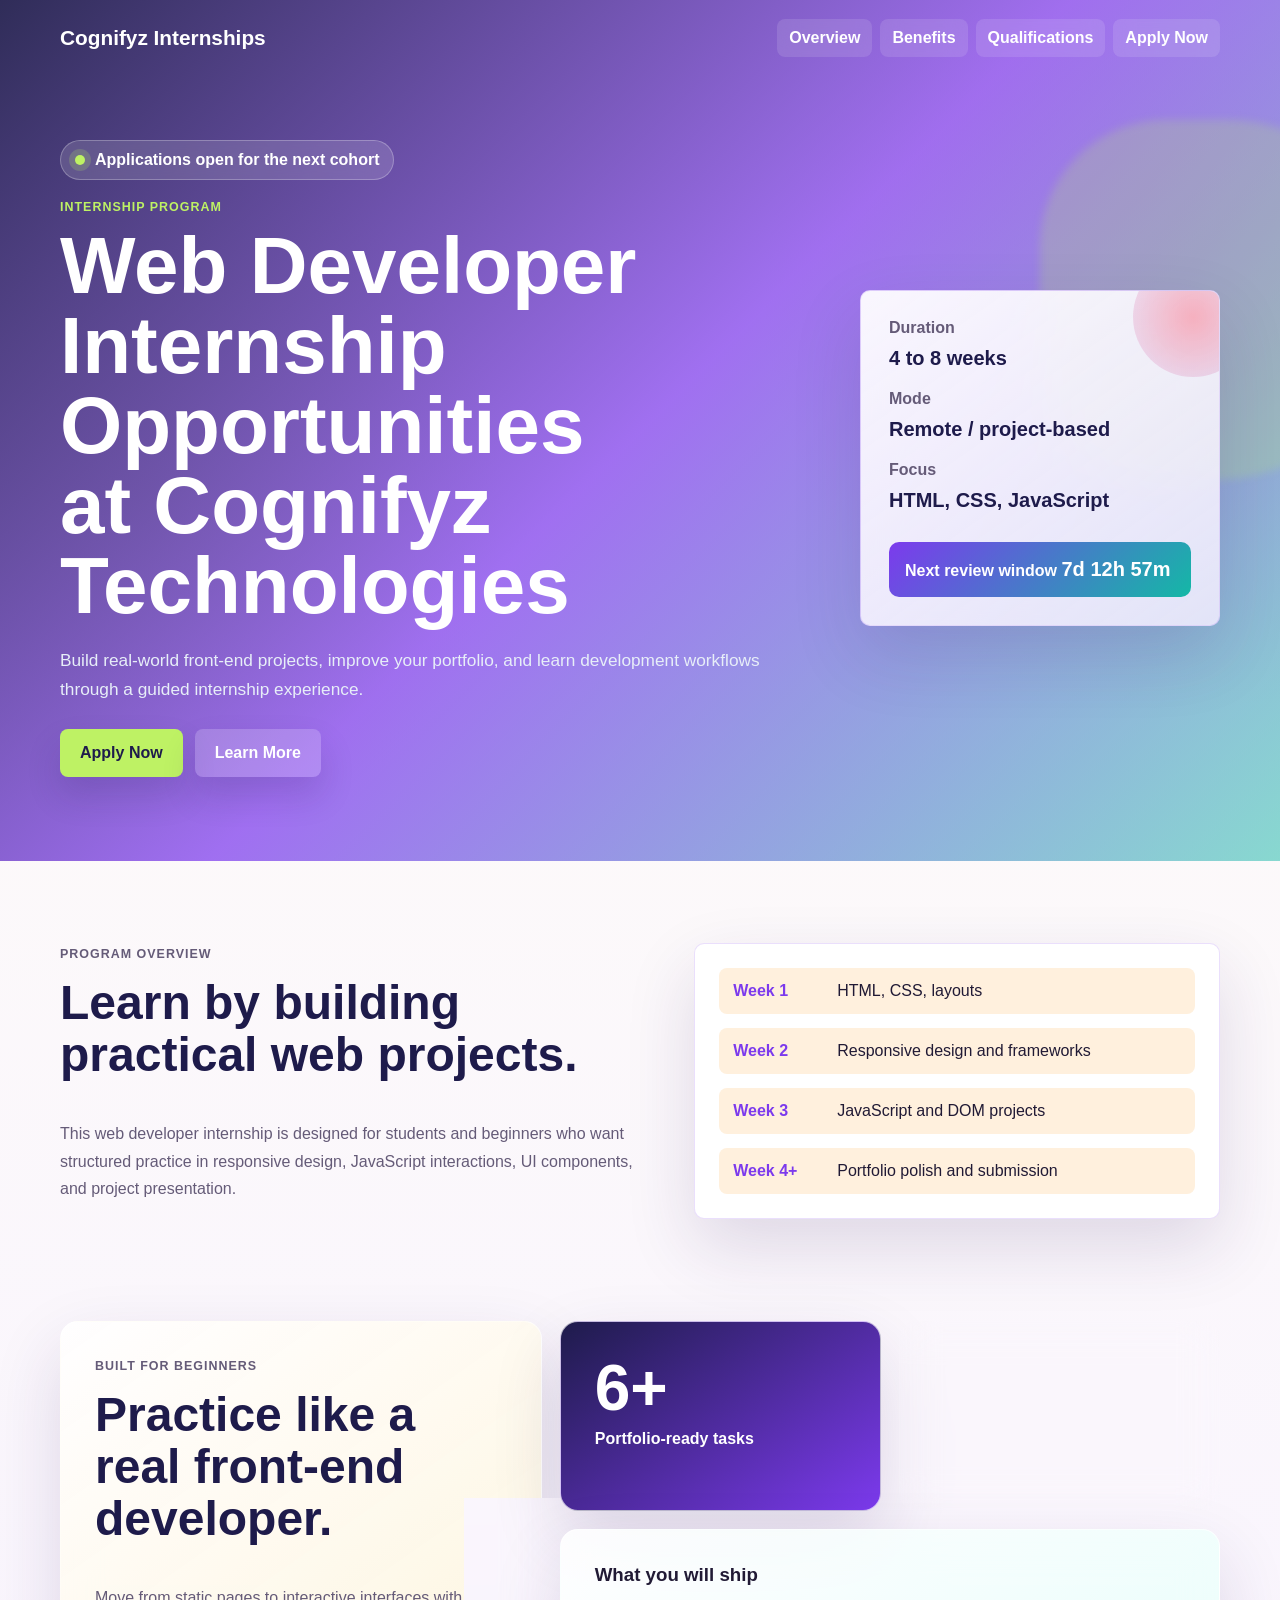
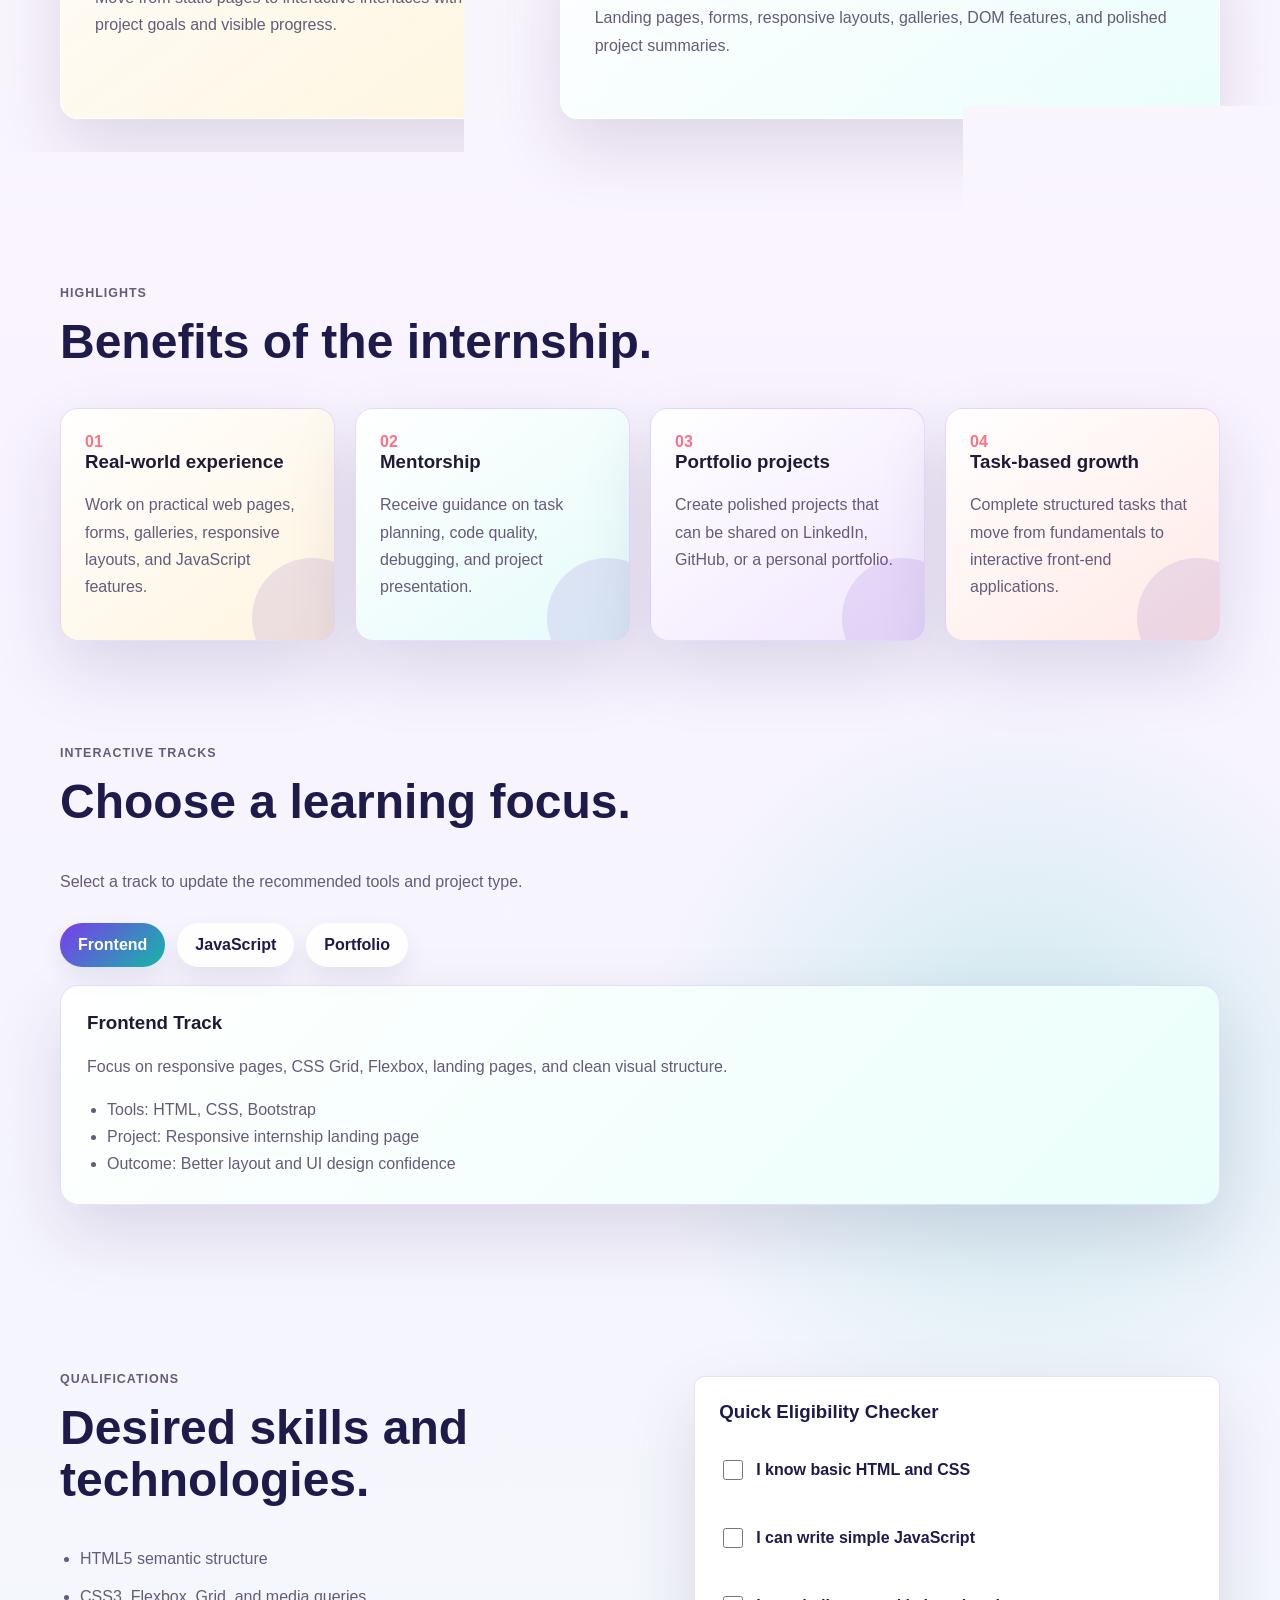
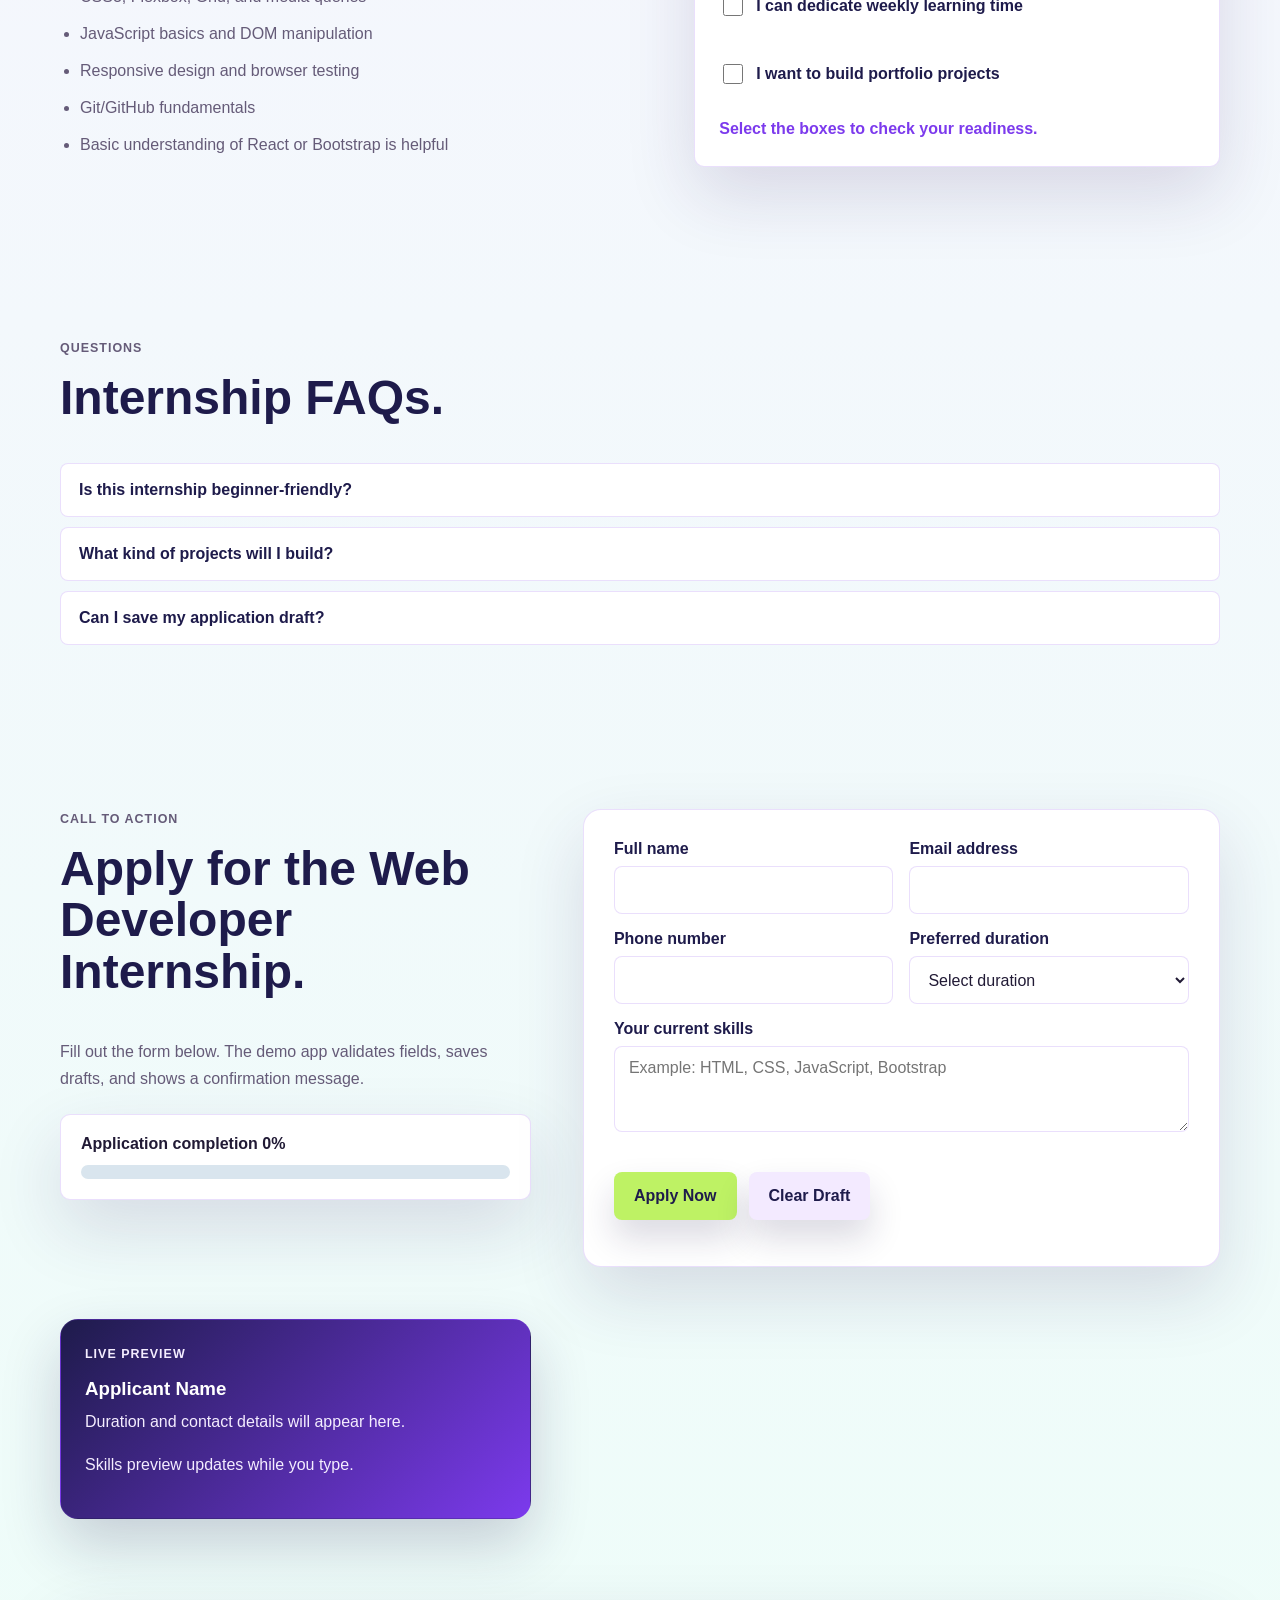
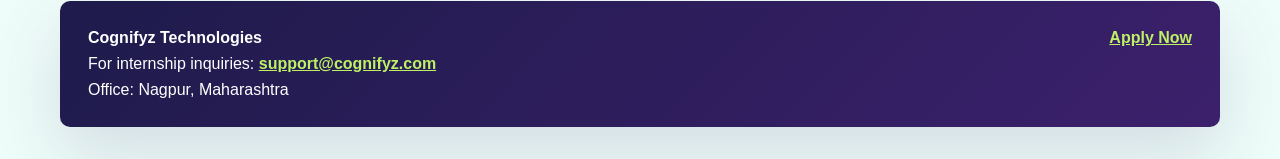
<file: cognifyz-internship.html>
<!DOCTYPE html>
<html lang="en">
<head>
  <meta charset="UTF-8">
  <meta name="viewport" content="width=device-width, initial-scale=1.0">
  <title>Web Developer Internship at Cognifyz Technologies</title>
  <link rel="stylesheet" href="cognifyz-internship.css">
</head>
<body>
  <header class="site-header">
    <nav class="navbar" aria-label="Main navigation">
      <a class="brand" href="#">Cognifyz Internships</a>
      <button class="menu-button" id="menuButton" type="button" aria-label="Open menu">Menu</button>
      <div class="nav-links" id="navLinks">
        <a href="#overview">Overview</a>
        <a href="#benefits">Benefits</a>
        <a href="#qualifications">Qualifications</a>
        <a href="#apply">Apply Now</a>
      </div>
    </nav>

    <section class="hero">
      <div class="hero-copy">
        <div class="hero-badge">
          <span></span>
          Applications open for the next cohort
        </div>
        <p class="eyebrow">Internship Program</p>
        <h1>Web Developer Internship Opportunities at Cognifyz Technologies</h1>
        <p>
          Build real-world front-end projects, improve your portfolio, and learn
          development workflows through a guided internship experience.
        </p>
        <div class="hero-actions">
          <a class="primary-button" href="#apply">Apply Now</a>
          <a class="secondary-button" href="#overview">Learn More</a>
        </div>
      </div>

      <aside class="hero-card" aria-label="Internship quick facts">
        <div class="card-orbit"></div>
        <span>Duration</span>
        <strong>4 to 8 weeks</strong>
        <span>Mode</span>
        <strong>Remote / project-based</strong>
        <span>Focus</span>
        <strong>HTML, CSS, JavaScript</strong>
        <div class="countdown-box">
          <span>Next review window</span>
          <strong id="countdown">Calculating...</strong>
        </div>
      </aside>
    </section>
  </header>

  <main>
    <section id="overview" class="section split-section">
      <div>
        <p class="eyebrow">Program Overview</p>
        <h2>Learn by building practical web projects.</h2>
        <p>
          This web developer internship is designed for students and beginners
          who want structured practice in responsive design, JavaScript
          interactions, UI components, and project presentation.
        </p>
      </div>
      <div class="timeline-card">
        <div><strong>Week 1</strong><span>HTML, CSS, layouts</span></div>
        <div><strong>Week 2</strong><span>Responsive design and frameworks</span></div>
        <div><strong>Week 3</strong><span>JavaScript and DOM projects</span></div>
        <div><strong>Week 4+</strong><span>Portfolio polish and submission</span></div>
      </div>
    </section>

    <section class="section bento-section">
      <div class="bento-card large">
        <p class="eyebrow">Built for Beginners</p>
        <h2>Practice like a real front-end developer.</h2>
        <p>Move from static pages to interactive interfaces with clear project goals and visible progress.</p>
      </div>
      <div class="bento-card accent-one">
        <strong>6+</strong>
        <span>Portfolio-ready tasks</span>
      </div>
      <div class="bento-card accent-two">
        <strong>100%</strong>
        <span>Project-focused learning</span>
      </div>
      <div class="bento-card wide">
        <h3>What you will ship</h3>
        <p>Landing pages, forms, responsive layouts, galleries, DOM features, and polished project summaries.</p>
      </div>
    </section>

    <section id="benefits" class="section">
      <div class="section-heading">
        <p class="eyebrow">Highlights</p>
        <h2>Benefits of the internship.</h2>
      </div>

      <div class="card-grid">
        <article class="info-card">
          <span>01</span>
          <h3>Real-world experience</h3>
          <p>Work on practical web pages, forms, galleries, responsive layouts, and JavaScript features.</p>
        </article>
        <article class="info-card">
          <span>02</span>
          <h3>Mentorship</h3>
          <p>Receive guidance on task planning, code quality, debugging, and project presentation.</p>
        </article>
        <article class="info-card">
          <span>03</span>
          <h3>Portfolio projects</h3>
          <p>Create polished projects that can be shared on LinkedIn, GitHub, or a personal portfolio.</p>
        </article>
        <article class="info-card">
          <span>04</span>
          <h3>Task-based growth</h3>
          <p>Complete structured tasks that move from fundamentals to interactive front-end applications.</p>
        </article>
      </div>
    </section>

    <section class="section tracks-section">
      <div class="section-heading">
        <p class="eyebrow">Interactive Tracks</p>
        <h2>Choose a learning focus.</h2>
        <p>Select a track to update the recommended tools and project type.</p>
      </div>

      <div class="track-controls">
        <button class="track-button is-active" type="button" data-track="frontend">Frontend</button>
        <button class="track-button" type="button" data-track="javascript">JavaScript</button>
        <button class="track-button" type="button" data-track="portfolio">Portfolio</button>
      </div>

      <div class="track-panel" id="trackPanel">
        <h3>Frontend Track</h3>
        <p>Focus on responsive pages, CSS Grid, Flexbox, landing pages, and clean visual structure.</p>
        <ul>
          <li>Tools: HTML, CSS, Bootstrap</li>
          <li>Project: Responsive internship landing page</li>
          <li>Outcome: Better layout and UI design confidence</li>
        </ul>
      </div>
    </section>

    <section id="qualifications" class="section split-section">
      <div>
        <p class="eyebrow">Qualifications</p>
        <h2>Desired skills and technologies.</h2>
        <ul class="skill-list">
          <li>HTML5 semantic structure</li>
          <li>CSS3, Flexbox, Grid, and media queries</li>
          <li>JavaScript basics and DOM manipulation</li>
          <li>Responsive design and browser testing</li>
          <li>Git/GitHub fundamentals</li>
          <li>Basic understanding of React or Bootstrap is helpful</li>
        </ul>
      </div>

      <div class="checker-card">
        <h3>Quick Eligibility Checker</h3>
        <label><input type="checkbox" class="eligibility"> I know basic HTML and CSS</label>
        <label><input type="checkbox" class="eligibility"> I can write simple JavaScript</label>
        <label><input type="checkbox" class="eligibility"> I can dedicate weekly learning time</label>
        <label><input type="checkbox" class="eligibility"> I want to build portfolio projects</label>
        <p id="eligibilityResult">Select the boxes to check your readiness.</p>
      </div>
    </section>

    <section class="section faq-section">
      <div class="section-heading">
        <p class="eyebrow">Questions</p>
        <h2>Internship FAQs.</h2>
      </div>

      <div class="faq-list">
        <button class="faq-question" type="button">Is this internship beginner-friendly?</button>
        <div class="faq-answer">Yes. Basic HTML, CSS, and JavaScript knowledge is enough to start.</div>

        <button class="faq-question" type="button">What kind of projects will I build?</button>
        <div class="faq-answer">Landing pages, responsive layouts, forms, image galleries, and JavaScript mini apps.</div>

        <button class="faq-question" type="button">Can I save my application draft?</button>
        <div class="faq-answer">Yes. This page saves your form draft locally in your browser.</div>
      </div>
    </section>

    <section id="apply" class="section apply-section">
      <div class="apply-copy">
        <p class="eyebrow">Call to Action</p>
        <h2>Apply for the Web Developer Internship.</h2>
        <p>Fill out the form below. The demo app validates fields, saves drafts, and shows a confirmation message.</p>
        <div class="progress-wrap">
          <span>Application completion</span>
          <strong id="formProgressText">0%</strong>
          <div class="progress-track"><div id="formProgressBar"></div></div>
        </div>
      </div>

      <form class="application-form" id="applicationForm">
        <div class="form-field">
          <label for="fullName">Full name</label>
          <input type="text" id="fullName" name="fullName" required>
        </div>
        <div class="form-field">
          <label for="email">Email address</label>
          <input type="email" id="email" name="email" required>
        </div>
        <div class="form-field">
          <label for="phone">Phone number</label>
          <input type="tel" id="phone" name="phone" required>
        </div>
        <div class="form-field">
          <label for="duration">Preferred duration</label>
          <select id="duration" name="duration" required>
            <option value="">Select duration</option>
            <option>4 weeks</option>
            <option>6 weeks</option>
            <option>8 weeks</option>
          </select>
        </div>
        <div class="form-field full">
          <label for="skills">Your current skills</label>
          <textarea id="skills" name="skills" rows="4" placeholder="Example: HTML, CSS, JavaScript, Bootstrap" required></textarea>
        </div>
        <div class="form-actions full">
          <button class="primary-button" type="submit">Apply Now</button>
          <button class="secondary-button dark" id="clearDraft" type="button">Clear Draft</button>
        </div>
        <p class="form-message full" id="formMessage" aria-live="polite"></p>
      </form>

      <aside class="preview-card" aria-label="Application preview">
        <p class="eyebrow">Live Preview</p>
        <h3 id="previewName">Applicant Name</h3>
        <p id="previewMeta">Duration and contact details will appear here.</p>
        <p id="previewSkills">Skills preview updates while you type.</p>
      </aside>
    </section>
  </main>

  <footer class="site-footer">
    <div>
      <strong>Cognifyz Technologies</strong>
      <p>For internship inquiries: <a href="mailto:support@cognifyz.com">support@cognifyz.com</a></p>
      <p>Office: Nagpur, Maharashtra</p>
    </div>
    <a href="#apply">Apply Now</a>
  </footer>

  <div class="toast" id="toast" role="status" aria-live="polite"></div>

  <script src="cognifyz-internship.js"></script>
</body>
</html>
</file>
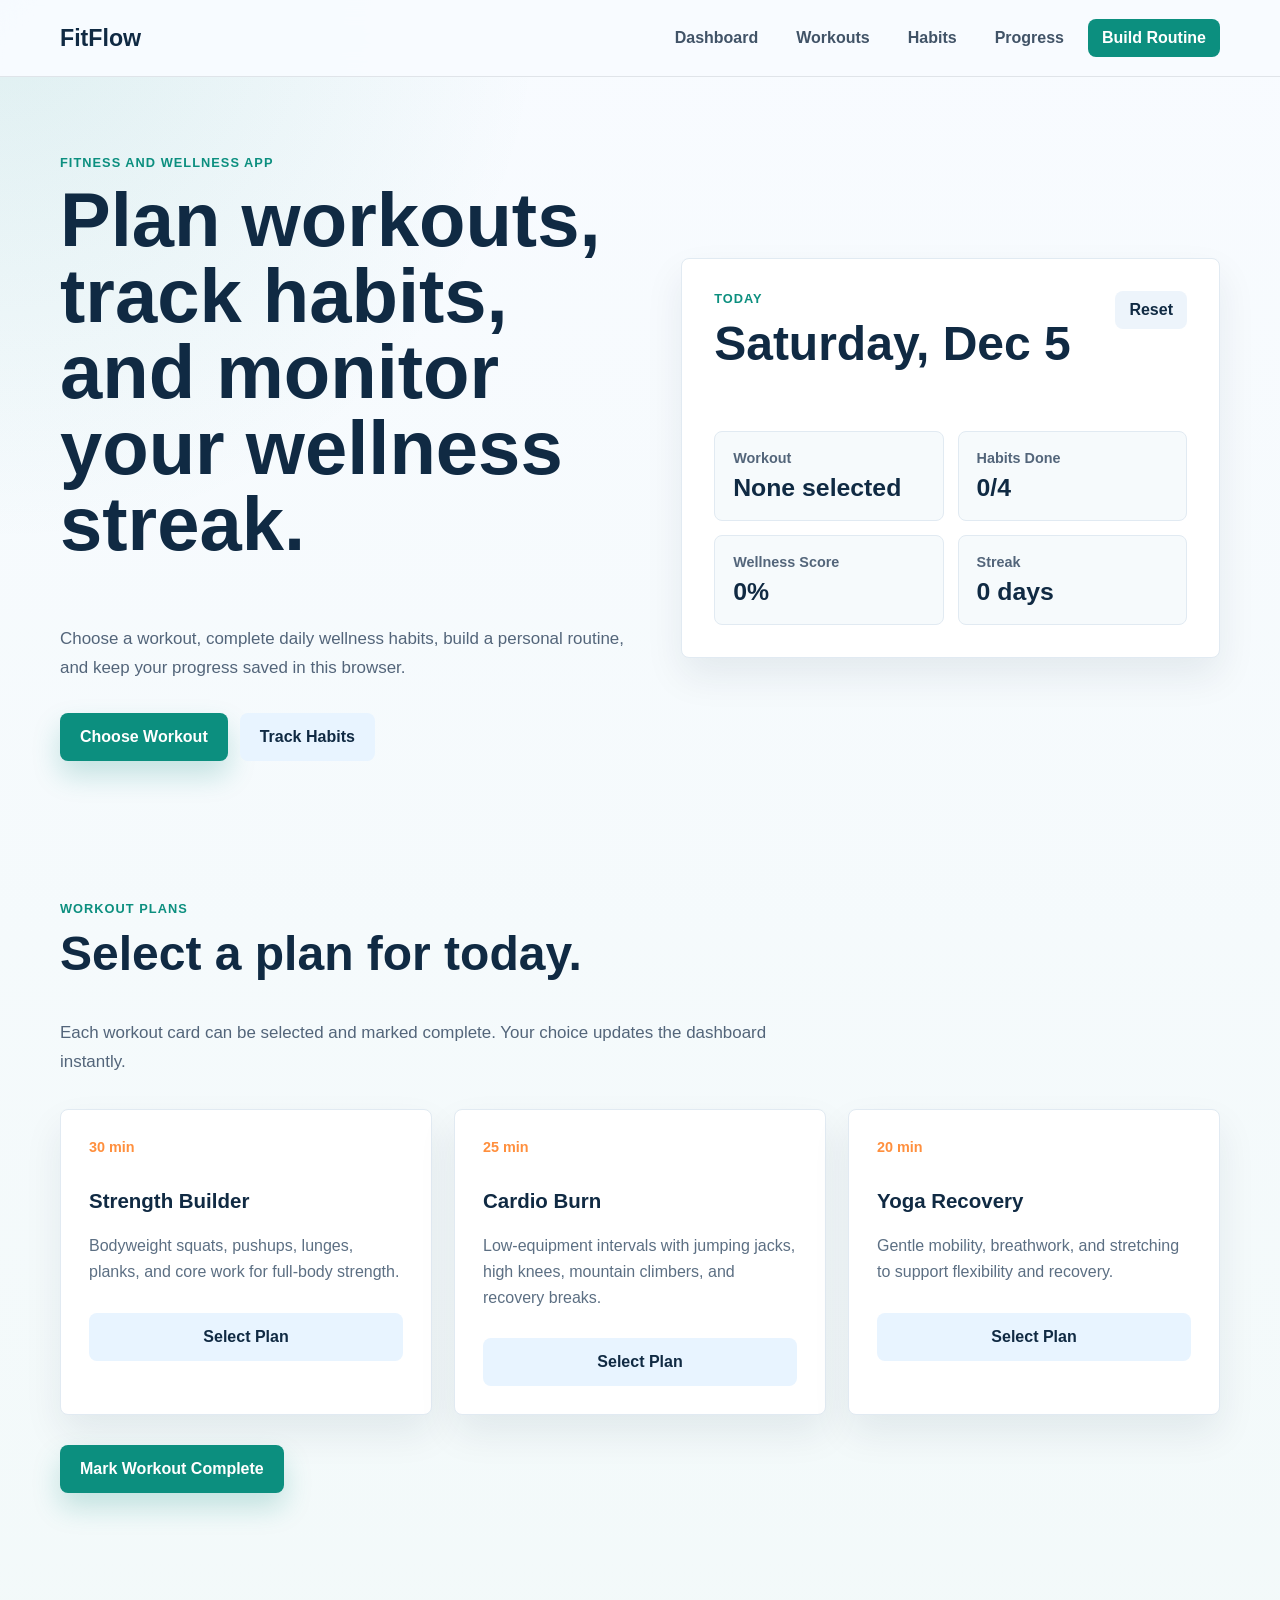
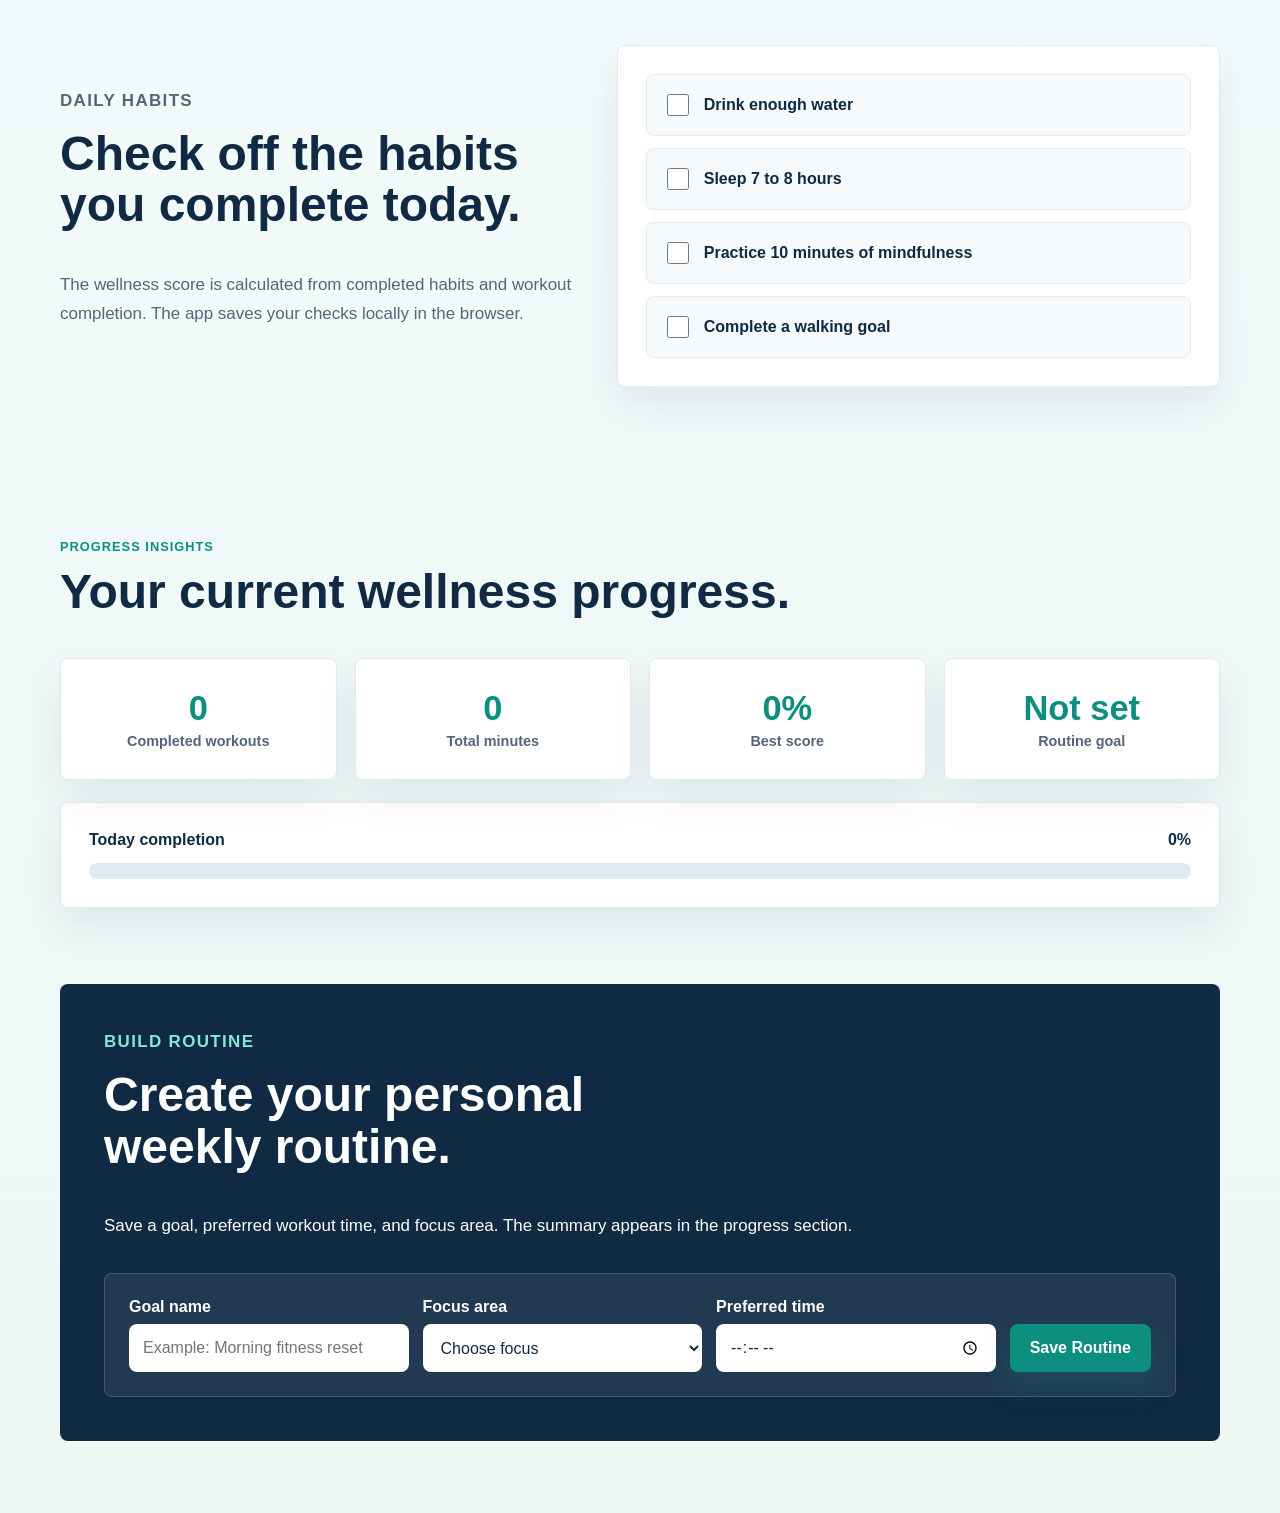
<file: fitness-responsive.html>
<!DOCTYPE html>
<html lang="en">
<head>
  <meta charset="UTF-8">
  <meta name="viewport" content="width=device-width, initial-scale=1.0">
  <title>FitFlow Wellness App</title>
  <link rel="stylesheet" href="fitness-responsive.css">
</head>
<body>
  <header class="site-header">
    <nav class="navbar" aria-label="Main navigation">
      <a class="brand" href="#dashboard">FitFlow</a>

      <input class="menu-toggle" type="checkbox" id="menu-toggle">
      <label class="hamburger" for="menu-toggle" aria-label="Open navigation menu">
        <span></span>
        <span></span>
        <span></span>
      </label>

      <div class="nav-links" id="main-menu">
        <a href="#dashboard">Dashboard</a>
        <a href="#workouts">Workouts</a>
        <a href="#habits">Habits</a>
        <a href="#progress">Progress</a>
        <a class="nav-cta" href="#routine">Build Routine</a>
      </div>
    </nav>
  </header>

  <main>
    <section id="dashboard" class="hero app-shell">
      <div class="hero-copy">
        <p class="eyebrow">Fitness and Wellness App</p>
        <h1>Plan workouts, track habits, and monitor your wellness streak.</h1>
        <p class="hero-text">
          Choose a workout, complete daily wellness habits, build a personal
          routine, and keep your progress saved in this browser.
        </p>
        <div class="hero-actions">
          <a class="primary-button" href="#workouts">Choose Workout</a>
          <a class="secondary-button" href="#habits">Track Habits</a>
        </div>
      </div>

      <section class="today-panel" aria-label="Today summary">
        <div class="panel-header">
          <div>
            <p class="eyebrow">Today</p>
            <h2 id="todayDate">Your wellness dashboard</h2>
          </div>
          <button class="small-button ghost-button" id="resetApp" type="button">Reset</button>
        </div>

        <div class="summary-grid">
          <div class="summary-card">
            <span>Workout</span>
            <strong id="selectedWorkout">None selected</strong>
          </div>
          <div class="summary-card">
            <span>Habits Done</span>
            <strong id="habitScore">0/4</strong>
          </div>
          <div class="summary-card">
            <span>Wellness Score</span>
            <strong id="wellnessScore">0%</strong>
          </div>
          <div class="summary-card">
            <span>Streak</span>
            <strong id="streakCount">0 days</strong>
          </div>
        </div>
      </section>
    </section>

    <section id="workouts" class="feature-section">
      <div class="section-heading">
        <p class="eyebrow">Workout Plans</p>
        <h2>Select a plan for today.</h2>
        <p class="section-text">Each workout card can be selected and marked complete. Your choice updates the dashboard instantly.</p>
      </div>

      <div class="feature-grid workout-grid">
        <article class="feature-card workout-card" data-workout="Strength Builder" data-minutes="30">
          <span class="feature-number">30 min</span>
          <h3>Strength Builder</h3>
          <p>Bodyweight squats, pushups, lunges, planks, and core work for full-body strength.</p>
          <button class="card-button select-workout" type="button">Select Plan</button>
        </article>
        <article class="feature-card workout-card" data-workout="Cardio Burn" data-minutes="25">
          <span class="feature-number">25 min</span>
          <h3>Cardio Burn</h3>
          <p>Low-equipment intervals with jumping jacks, high knees, mountain climbers, and recovery breaks.</p>
          <button class="card-button select-workout" type="button">Select Plan</button>
        </article>
        <article class="feature-card workout-card" data-workout="Yoga Recovery" data-minutes="20">
          <span class="feature-number">20 min</span>
          <h3>Yoga Recovery</h3>
          <p>Gentle mobility, breathwork, and stretching to support flexibility and recovery.</p>
          <button class="card-button select-workout" type="button">Select Plan</button>
        </article>
      </div>

      <div class="workout-actions">
        <button class="primary-button button-reset" id="completeWorkout" type="button">Mark Workout Complete</button>
        <p id="workoutMessage" class="status-message" aria-live="polite"></p>
      </div>
    </section>

    <section id="habits" class="split-section habits-layout">
      <div>
        <p class="eyebrow">Daily Habits</p>
        <h2>Check off the habits you complete today.</h2>
        <p>
          The wellness score is calculated from completed habits and workout
          completion. The app saves your checks locally in the browser.
        </p>
      </div>

      <div class="habit-panel">
        <label class="habit-item">
          <input type="checkbox" data-habit="hydration">
          <span>Drink enough water</span>
        </label>
        <label class="habit-item">
          <input type="checkbox" data-habit="sleep">
          <span>Sleep 7 to 8 hours</span>
        </label>
        <label class="habit-item">
          <input type="checkbox" data-habit="meditation">
          <span>Practice 10 minutes of mindfulness</span>
        </label>
        <label class="habit-item">
          <input type="checkbox" data-habit="steps">
          <span>Complete a walking goal</span>
        </label>
      </div>
    </section>

    <section id="progress" class="progress-section">
      <div class="section-heading">
        <p class="eyebrow">Progress Insights</p>
        <h2>Your current wellness progress.</h2>
      </div>

      <div class="stats-section">
        <div class="stat-card">
          <strong id="completedWorkouts">0</strong>
          <span>Completed workouts</span>
        </div>
        <div class="stat-card">
          <strong id="totalMinutes">0</strong>
          <span>Total minutes</span>
        </div>
        <div class="stat-card">
          <strong id="bestScore">0%</strong>
          <span>Best score</span>
        </div>
        <div class="stat-card">
          <strong id="savedRoutineName">Not set</strong>
          <span>Routine goal</span>
        </div>
      </div>

      <div class="progress-card">
        <div class="progress-row">
          <span>Today completion</span>
          <strong id="progressPercent">0%</strong>
        </div>
        <div class="progress-track" aria-label="Today completion progress">
          <span id="progressBar"></span>
        </div>
      </div>
    </section>

    <section id="routine" class="cta-section routine-section">
      <div class="section-heading light-heading">
        <p class="eyebrow">Build Routine</p>
        <h2>Create your personal weekly routine.</h2>
        <p>Save a goal, preferred workout time, and focus area. The summary appears in the progress section.</p>
      </div>

      <form class="routine-form" id="routineForm">
        <div class="form-field">
          <label for="goalName">Goal name</label>
          <input type="text" id="goalName" placeholder="Example: Morning fitness reset" required>
        </div>
        <div class="form-field">
          <label for="focusArea">Focus area</label>
          <select id="focusArea" required>
            <option value="">Choose focus</option>
            <option>Strength</option>
            <option>Cardio</option>
            <option>Flexibility</option>
            <option>Weight management</option>
            <option>Stress relief</option>
          </select>
        </div>
        <div class="form-field">
          <label for="workoutTime">Preferred time</label>
          <input type="time" id="workoutTime" required>
        </div>
        <button class="primary-button button-reset" type="submit">Save Routine</button>
      </form>

      <div class="routine-result" id="routineResult" aria-live="polite"></div>
    </section>
  </main>

  <script src="fitness-app.js"></script>
</body>
</html>
</file>
<file: cognifyz-internship.css>
:root {
  --navy: #1e1b4b;
  --plum: #7c3aed;
  --aqua: #14b8a6;
  --coral: #fb7185;
  --lime: #bef264;
  --gold: #facc15;
  --page: #f8f3ff;
  --panel: #ffffff;
  --text: #211a35;
  --muted: #655b78;
  --line: rgba(124, 58, 237, 0.16);
  --shadow: 0 28px 70px rgba(48, 29, 91, 0.14);
}

* {
  box-sizing: border-box;
}

html {
  scroll-behavior: smooth;
}

body {
  margin: 0;
  color: var(--text);
  background:
    radial-gradient(circle at 12% 10%, rgba(190, 242, 100, 0.34), transparent 22rem),
    radial-gradient(circle at 92% 6%, rgba(251, 113, 133, 0.2), transparent 26rem),
    radial-gradient(circle at 80% 54%, rgba(20, 184, 166, 0.18), transparent 24rem),
    linear-gradient(180deg, #fffdf7 0%, #f8f3ff 42%, #eefdf9 100%);
  font-family: Arial, Helvetica, sans-serif;
}

button,
input,
select,
textarea {
  font: inherit;
}

.site-header {
  color: #ffffff;
  background:
    linear-gradient(135deg, rgba(30, 27, 75, 0.92), rgba(124, 58, 237, 0.72), rgba(20, 184, 166, 0.5)),
    url("https://images.unsplash.com/photo-1497366811353-6870744d04b2?auto=format&fit=crop&w=1600&q=80") center / cover;
  position: relative;
  overflow: hidden;
}

.site-header::after {
  content: "";
  position: absolute;
  right: -120px;
  top: 120px;
  width: 360px;
  height: 360px;
  border-radius: 42% 58% 62% 38%;
  background: rgba(190, 242, 100, 0.2);
  filter: blur(4px);
}

.navbar,
.hero,
.section,
.site-footer {
  width: min(1160px, calc(100% - 32px));
  margin: 0 auto;
}

.navbar {
  min-height: 76px;
  display: flex;
  align-items: center;
  justify-content: space-between;
  gap: 18px;
  position: relative;
  z-index: 1;
}

.brand {
  color: #ffffff;
  font-size: 1.3rem;
  font-weight: 900;
  text-decoration: none;
}

.menu-button {
  display: none;
  min-height: 42px;
  padding: 0 14px;
  border: 1px solid rgba(255, 255, 255, 0.24);
  border-radius: 8px;
  color: #ffffff;
  background: rgba(255, 255, 255, 0.12);
  font-weight: 900;
}

.nav-links {
  display: flex;
  flex-wrap: wrap;
  gap: 8px;
}

.nav-links a {
  color: #ffffff;
  text-decoration: none;
  font-weight: 800;
  padding: 10px 12px;
  border-radius: 8px;
  background: rgba(255, 255, 255, 0.12);
  backdrop-filter: blur(10px);
  transition: transform 0.2s ease, background 0.2s ease;
}

.nav-links a:hover {
  transform: translateY(-2px);
  background: rgba(255, 255, 255, 0.22);
}

.hero {
  min-height: 620px;
  display: grid;
  grid-template-columns: minmax(0, 1fr) 360px;
  gap: clamp(28px, 5vw, 56px);
  align-items: center;
  padding: 64px 0 84px;
  position: relative;
  z-index: 1;
}

.hero-badge {
  width: fit-content;
  display: inline-flex;
  align-items: center;
  gap: 10px;
  margin-bottom: 20px;
  padding: 10px 14px;
  border: 1px solid rgba(255, 255, 255, 0.26);
  border-radius: 999px;
  color: #ffffff;
  background: rgba(255, 255, 255, 0.14);
  backdrop-filter: blur(14px);
  font-weight: 900;
}

.hero-badge span {
  width: 10px;
  height: 10px;
  border-radius: 50%;
  background: var(--lime);
  box-shadow: 0 0 0 6px rgba(190, 242, 100, 0.18);
}

.eyebrow {
  margin: 0 0 12px;
  color: var(--lime);
  font-size: 0.78rem;
  font-weight: 900;
  letter-spacing: 0.08em;
  text-transform: uppercase;
}

h1,
h2,
h3,
p {
  margin-top: 0;
}

h1 {
  max-width: 850px;
  margin-bottom: 20px;
  font-size: clamp(2.45rem, 7vw, 5rem);
  line-height: 1;
  letter-spacing: 0;
  text-wrap: balance;
}

h2 {
  color: var(--navy);
  font-size: clamp(1.85rem, 5vw, 3rem);
  line-height: 1.08;
  letter-spacing: 0;
}

.hero p:not(.eyebrow),
.section p,
.skill-list {
  color: var(--muted);
  line-height: 1.7;
}

.hero p:not(.eyebrow) {
  max-width: 720px;
  color: #e7eef8;
  font-size: 1.08rem;
}

.hero-actions,
.form-actions {
  display: flex;
  flex-wrap: wrap;
  gap: 12px;
  margin-top: 24px;
}

.primary-button,
.secondary-button {
  min-height: 48px;
  display: inline-flex;
  align-items: center;
  justify-content: center;
  padding: 0 20px;
  border: 0;
  border-radius: 8px;
  cursor: pointer;
  font-weight: 900;
  text-decoration: none;
  box-shadow: 0 18px 34px rgba(30, 27, 75, 0.16);
  transition: transform 0.2s ease, box-shadow 0.2s ease;
}

.primary-button:hover,
.secondary-button:hover {
  transform: translateY(-3px);
  box-shadow: 0 24px 50px rgba(30, 27, 75, 0.22);
}

.primary-button {
  color: var(--navy);
  background: var(--lime);
}

.secondary-button {
  color: #ffffff;
  background: rgba(255, 255, 255, 0.18);
}

.secondary-button.dark {
  color: var(--navy);
  background: #f3eaff;
}

.hero-card,
.timeline-card,
.info-card,
.checker-card,
.application-form,
.progress-wrap,
.track-panel,
.preview-card {
  border: 1px solid var(--line);
  border-radius: 10px;
  background: var(--panel);
  box-shadow: var(--shadow);
}

.hero-card {
  display: grid;
  gap: 10px;
  padding: 28px;
  color: var(--navy);
  background:
    linear-gradient(145deg, rgba(255, 255, 255, 0.94), rgba(245, 238, 255, 0.82));
  backdrop-filter: blur(18px);
  position: relative;
  overflow: hidden;
}

.card-orbit {
  position: absolute;
  right: -34px;
  top: -34px;
  width: 120px;
  height: 120px;
  border-radius: 50%;
  background: radial-gradient(circle, rgba(251, 113, 133, 0.5), rgba(124, 58, 237, 0.08));
}

.hero-card span {
  color: var(--muted);
  font-weight: 800;
}

.hero-card strong {
  margin-bottom: 10px;
  font-size: 1.25rem;
}

.countdown-box {
  margin-top: 10px;
  padding: 16px;
  border-radius: 10px;
  color: #ffffff;
  background: linear-gradient(135deg, var(--plum), var(--aqua));
}

.countdown-box span,
.countdown-box strong {
  color: #ffffff;
}

.section {
  padding: clamp(48px, 7vw, 82px) 0;
}

.split-section {
  display: grid;
  grid-template-columns: minmax(0, 1fr) minmax(320px, 0.9fr);
  gap: clamp(26px, 5vw, 50px);
  align-items: center;
}

.bento-section {
  display: grid;
  grid-template-columns: 1.2fr 0.8fr 0.8fr;
  gap: 18px;
  padding-top: 20px;
}

.bento-card {
  min-height: 190px;
  padding: clamp(22px, 4vw, 34px);
  border: 1px solid rgba(255, 255, 255, 0.68);
  border-radius: 18px;
  background: rgba(255, 255, 255, 0.72);
  box-shadow: var(--shadow);
  backdrop-filter: blur(18px);
}

.bento-card.large {
  grid-row: span 2;
  background:
    linear-gradient(145deg, rgba(255, 255, 255, 0.86), rgba(255, 245, 216, 0.82));
}

.bento-card.accent-one {
  background: linear-gradient(145deg, var(--navy), var(--plum));
  color: #ffffff;
}

.bento-card.accent-two {
  background: linear-gradient(145deg, var(--aqua), #d9f99d);
  color: var(--navy);
}

.bento-card.wide {
  grid-column: span 2;
  background:
    linear-gradient(145deg, rgba(255, 255, 255, 0.86), rgba(232, 255, 251, 0.86));
}

.bento-card strong {
  display: block;
  font-size: clamp(2.3rem, 6vw, 4rem);
  line-height: 1;
}

.bento-card span {
  display: block;
  margin-top: 10px;
  font-weight: 900;
}

.timeline-card {
  display: grid;
  gap: 14px;
  padding: 24px;
}

.timeline-card div {
  display: grid;
  grid-template-columns: 90px 1fr;
  gap: 14px;
  padding: 14px;
  border-radius: 8px;
  background: #fff0dd;
}

.timeline-card strong {
  color: var(--plum);
}

.section-heading {
  max-width: 780px;
  margin-bottom: 28px;
}

.card-grid {
  display: grid;
  grid-template-columns: repeat(auto-fit, minmax(min(100%, 250px), 1fr));
  gap: 20px;
}

.info-card,
.checker-card {
  padding: 24px;
}

.info-card {
  position: relative;
  overflow: hidden;
  min-height: 230px;
  border-radius: 18px;
  background:
    linear-gradient(145deg, #ffffff 0%, #fff4df 100%);
  transition: transform 0.22s ease, box-shadow 0.22s ease;
}

.info-card:nth-child(2) {
  background:
    linear-gradient(145deg, #ffffff 0%, #e5fbfa 100%);
}

.info-card:nth-child(3) {
  background:
    linear-gradient(145deg, #ffffff 0%, #f1e6ff 100%);
}

.info-card:nth-child(4) {
  background:
    linear-gradient(145deg, #ffffff 0%, #ffe9e5 100%);
}

.info-card::after {
  content: "";
  position: absolute;
  right: -38px;
  bottom: -38px;
  width: 120px;
  height: 120px;
  border-radius: 50%;
  background: rgba(109, 59, 191, 0.12);
}

.info-card:hover {
  transform: translateY(-8px);
  box-shadow: 0 30px 72px rgba(65, 38, 112, 0.22);
}

.info-card span {
  color: var(--coral);
  font-weight: 900;
}

.tracks-section {
  padding-top: 20px;
}

.track-controls {
  display: flex;
  flex-wrap: wrap;
  gap: 12px;
  margin-bottom: 18px;
}

.track-button {
  min-height: 44px;
  padding: 0 18px;
  border: 0;
  border-radius: 999px;
  cursor: pointer;
  color: var(--navy);
  background: rgba(255, 255, 255, 0.9);
  box-shadow: 0 10px 24px rgba(48, 29, 91, 0.08);
  font-weight: 900;
}

.track-button.is-active {
  color: #ffffff;
  background: linear-gradient(135deg, var(--plum), var(--aqua));
}

.track-panel {
  padding: 26px;
  border-radius: 18px;
  background:
    linear-gradient(135deg, #ffffff 0%, #eafffb 100%);
}

.track-panel ul {
  margin: 16px 0 0;
  padding-left: 20px;
  color: var(--muted);
  line-height: 1.7;
}

.skill-list {
  display: grid;
  gap: 10px;
  padding-left: 20px;
}

.checker-card {
  display: grid;
  gap: 14px;
}

.checker-card h3 {
  margin-bottom: 6px;
  color: var(--navy);
}

.checker-card label {
  display: flex;
  gap: 10px;
  align-items: center;
  color: var(--navy);
  font-weight: 800;
}

.checker-card input {
  width: 20px;
  height: 20px;
  accent-color: var(--blue);
}

#eligibilityResult,
.form-message {
  margin: 0;
  font-weight: 900;
  color: var(--plum);
}

.faq-list {
  display: grid;
  gap: 10px;
}

.faq-question {
  width: 100%;
  min-height: 54px;
  padding: 0 18px;
  border: 1px solid var(--line);
  border-radius: 8px;
  color: var(--navy);
  background: #ffffff;
  cursor: pointer;
  font-weight: 900;
  text-align: left;
}

.faq-answer {
  display: none;
  padding: 0 18px 18px;
  color: var(--muted);
  line-height: 1.7;
}

.faq-answer.is-open {
  display: block;
}

.apply-section {
  display: grid;
  grid-template-columns: minmax(0, 0.85fr) minmax(320px, 1.15fr);
  gap: clamp(28px, 5vw, 52px);
  align-items: start;
}

.progress-wrap {
  padding: 20px;
  margin-top: 22px;
}

.progress-wrap span,
.progress-wrap strong {
  font-weight: 900;
}

.progress-track {
  height: 14px;
  margin-top: 12px;
  overflow: hidden;
  border-radius: 999px;
  background: #d9e5ee;
}

.progress-track div {
  width: 0%;
  height: 100%;
  background: linear-gradient(90deg, var(--plum), var(--aqua), var(--coral));
  transition: width 0.2s ease;
}

.application-form {
  display: grid;
  grid-template-columns: 1fr 1fr;
  gap: 16px;
  padding: clamp(20px, 4vw, 30px);
  border-radius: 18px;
}

.preview-card {
  padding: 24px;
  border-radius: 18px;
  background:
    linear-gradient(135deg, var(--navy), var(--plum));
  color: #ffffff;
  box-shadow: 0 26px 60px rgba(30, 27, 75, 0.2);
}

.preview-card h3 {
  margin-bottom: 8px;
  color: #ffffff;
}

.preview-card p {
  color: #f4edff;
}

.form-field {
  display: grid;
  gap: 8px;
}

.form-field.full,
.form-actions.full,
.form-message.full {
  grid-column: 1 / -1;
}

label {
  color: var(--navy);
  font-weight: 900;
}

input,
select,
textarea {
  width: 100%;
  padding: 0 14px;
  border: 1px solid var(--line);
  border-radius: 8px;
  color: var(--text);
  background: #ffffff;
  transition: border-color 0.2s ease, box-shadow 0.2s ease;
}

input:focus,
select:focus,
textarea:focus {
  border-color: var(--plum);
  box-shadow: 0 0 0 4px rgba(124, 58, 237, 0.12);
  outline: none;
}

input,
select {
  min-height: 48px;
}

textarea {
  padding-top: 12px;
  resize: vertical;
}

.site-footer {
  display: flex;
  justify-content: space-between;
  gap: 20px;
  margin-bottom: 32px;
  padding: 28px;
  border-radius: 10px;
  color: #ffffff;
  background: linear-gradient(135deg, var(--navy), #3c206c);
  box-shadow: var(--shadow);
}

.site-footer p {
  margin: 8px 0 0;
}

.site-footer a {
  color: var(--lime);
  font-weight: 900;
}

.toast {
  position: fixed;
  right: 18px;
  bottom: 18px;
  z-index: 20;
  max-width: min(360px, calc(100% - 36px));
  padding: 14px 16px;
  border-radius: 10px;
  color: #ffffff;
  background: linear-gradient(135deg, var(--plum), var(--coral));
  box-shadow: 0 20px 48px rgba(65, 38, 112, 0.24);
  font-weight: 900;
  transform: translateY(120px);
  opacity: 0;
  transition: transform 0.25s ease, opacity 0.25s ease;
}

.toast.is-visible {
  transform: translateY(0);
  opacity: 1;
}

@media (max-width: 900px) {
  .hero,
  .split-section,
  .apply-section {
    grid-template-columns: 1fr;
  }

  .hero {
    min-height: auto;
  }

  .preview-card {
    grid-column: auto;
  }

  .bento-section {
    grid-template-columns: 1fr 1fr;
  }

  .bento-card.large,
  .bento-card.wide {
    grid-column: 1 / -1;
  }
}

@media (max-width: 700px) {
  .navbar {
    min-height: 68px;
    flex-wrap: wrap;
  }

  .menu-button {
    display: inline-flex;
    align-items: center;
  }

  .nav-links {
    display: none;
    width: 100%;
    flex-direction: column;
    padding-bottom: 16px;
  }

  .nav-links.is-open {
    display: flex;
  }

  .nav-links a {
    text-align: center;
  }

  .application-form,
  .timeline-card div {
    grid-template-columns: 1fr;
  }

  .hero-actions,
  .form-actions,
  .site-footer {
    flex-direction: column;
  }

  .primary-button,
  .secondary-button {
    width: 100%;
  }

  .bento-section {
    grid-template-columns: 1fr;
  }

  .bento-card.large,
  .bento-card.wide {
    grid-column: auto;
  }
}
</file>
<file: fitness-responsive.css>
:root {
  --ink: #102a43;
  --muted: #53657a;
  --line: #e1eaf2;
  --page: #f8fbff;
  --panel: #ffffff;
  --teal: #0c8f7f;
  --teal-dark: #087368;
  --orange: #ff8f3d;
  --blue-soft: #e8f4ff;
  --shadow: 0 18px 38px rgba(16, 42, 67, 0.08);
}

* {
  box-sizing: border-box;
}

html {
  scroll-behavior: smooth;
}

body {
  margin: 0;
  overflow-x: hidden;
  color: var(--ink);
  background:
    radial-gradient(circle at top left, rgba(12, 143, 127, 0.11), transparent 34rem),
    linear-gradient(180deg, #f8fbff 0%, #eef8f5 100%);
  font-family: Arial, Helvetica, sans-serif;
}

button,
input,
select {
  font: inherit;
}

.site-header {
  position: sticky;
  top: 0;
  z-index: 10;
  background: rgba(248, 251, 255, 0.94);
  border-bottom: 1px solid rgba(23, 32, 42, 0.1);
  backdrop-filter: blur(14px);
}

.navbar,
.hero,
.feature-section,
.split-section,
.progress-section,
.cta-section {
  width: min(1160px, calc(100% - 32px));
  margin: 0 auto;
}

.navbar {
  min-height: 76px;
  display: flex;
  align-items: center;
  justify-content: space-between;
  gap: 28px;
}

.brand {
  color: var(--ink);
  font-size: 1.45rem;
  font-weight: 900;
  text-decoration: none;
}

.nav-links {
  display: flex;
  align-items: center;
  gap: 10px;
}

.nav-links a {
  color: #415367;
  text-decoration: none;
  font-weight: 800;
  padding: 10px 14px;
  border-radius: 8px;
  transition: background 0.2s ease, color 0.2s ease;
}

.nav-links a:hover,
.nav-links a:focus-visible {
  color: var(--ink);
  background: var(--blue-soft);
  outline: none;
}

.nav-links .nav-cta {
  color: #ffffff;
  background: var(--teal);
}

.menu-toggle {
  display: none;
}

.hamburger {
  display: none;
  width: 44px;
  height: 44px;
  border: 1px solid rgba(23, 32, 42, 0.14);
  border-radius: 8px;
  cursor: pointer;
  align-items: center;
  justify-content: center;
  flex-direction: column;
  gap: 5px;
  transition: background 0.2s ease, border-color 0.2s ease;
}

.hamburger span {
  width: 22px;
  height: 2px;
  background: var(--ink);
  border-radius: 99px;
  transition: transform 0.2s ease, opacity 0.2s ease;
}

.hero {
  display: grid;
  grid-template-columns: minmax(0, 1fr) minmax(320px, 0.95fr);
  gap: clamp(28px, 5vw, 54px);
  align-items: center;
  padding: clamp(42px, 7vw, 78px) 0 clamp(34px, 6vw, 64px);
}

.eyebrow {
  margin: 0 0 12px;
  color: var(--teal);
  font-size: 0.8rem;
  font-weight: 900;
  letter-spacing: 0.08em;
  text-transform: uppercase;
}

h1,
h2,
h3,
p {
  margin-top: 0;
}

h1 {
  max-width: 700px;
  color: var(--ink);
  font-size: clamp(2.25rem, 7vw, 4.75rem);
  line-height: 1;
  letter-spacing: 0;
  text-wrap: balance;
}

h2 {
  color: var(--ink);
  font-size: clamp(1.75rem, 5vw, 3rem);
  line-height: 1.08;
  letter-spacing: 0;
  text-wrap: balance;
}

h3 {
  color: var(--ink);
}

.hero-text,
.section-text,
.split-section p,
.cta-section p {
  color: var(--muted);
  font-size: 1.06rem;
  line-height: 1.7;
}

.hero-actions,
.workout-actions {
  display: flex;
  flex-wrap: wrap;
  gap: 12px;
  margin-top: 30px;
}

.primary-button,
.secondary-button,
.card-button,
.small-button {
  display: inline-flex;
  min-height: 48px;
  align-items: center;
  justify-content: center;
  padding: 0 20px;
  border: 0;
  border-radius: 8px;
  cursor: pointer;
  font-weight: 900;
  text-decoration: none;
  transition: transform 0.2s ease, box-shadow 0.2s ease, background 0.2s ease;
}

.primary-button {
  color: #ffffff;
  background: var(--teal);
  box-shadow: 0 14px 28px rgba(12, 143, 127, 0.22);
}

.secondary-button,
.card-button {
  color: var(--ink);
  background: var(--blue-soft);
}

.button-reset {
  border: 0;
}

.small-button {
  min-height: 38px;
  padding: 0 14px;
}

.ghost-button {
  color: var(--ink);
  background: #edf4fb;
}

.primary-button:hover,
.secondary-button:hover,
.card-button:hover,
.small-button:hover,
.primary-button:focus-visible,
.secondary-button:focus-visible,
.card-button:focus-visible,
.small-button:focus-visible {
  transform: translateY(-2px);
  outline: none;
}

.primary-button:focus-visible,
.secondary-button:focus-visible,
.card-button:focus-visible,
.small-button:focus-visible,
.hamburger:focus-visible,
input:focus-visible,
select:focus-visible {
  box-shadow: 0 0 0 4px rgba(12, 143, 127, 0.2);
  outline: none;
}

.today-panel,
.feature-card,
.habit-panel,
.stat-card,
.progress-card,
.routine-form,
.routine-result {
  border: 1px solid var(--line);
  border-radius: 8px;
  background: var(--panel);
  box-shadow: var(--shadow);
}

.today-panel {
  padding: clamp(22px, 4vw, 32px);
}

.panel-header {
  display: flex;
  align-items: start;
  justify-content: space-between;
  gap: 16px;
  margin-bottom: 22px;
}

.summary-grid {
  display: grid;
  grid-template-columns: repeat(2, minmax(0, 1fr));
  gap: 14px;
}

.summary-card {
  padding: 18px;
  border-radius: 8px;
  background: #f6fafc;
  border: 1px solid var(--line);
}

.summary-card span,
.stat-card span {
  display: block;
  color: var(--muted);
  font-size: 0.9rem;
  font-weight: 800;
}

.summary-card strong {
  display: block;
  margin-top: 8px;
  color: var(--ink);
  font-size: clamp(1.15rem, 2vw, 1.55rem);
}

.feature-section,
.split-section,
.progress-section,
.cta-section {
  padding: clamp(38px, 7vw, 76px) 0;
}

.section-heading {
  max-width: 760px;
  margin-bottom: 32px;
}

.feature-grid {
  display: grid;
  grid-template-columns: repeat(auto-fit, minmax(min(100%, 245px), 1fr));
  gap: clamp(16px, 2.5vw, 22px);
}

.feature-card {
  padding: clamp(22px, 3vw, 28px);
}

.feature-card.is-selected {
  border-color: rgba(12, 143, 127, 0.7);
  box-shadow: 0 20px 44px rgba(12, 143, 127, 0.16);
}

.feature-number {
  display: inline-block;
  margin-bottom: 34px;
  color: var(--orange);
  font-size: 0.9rem;
  font-weight: 900;
}

.feature-card h3 {
  font-size: 1.28rem;
}

.feature-card p {
  color: #5c6f83;
  line-height: 1.6;
}

.card-button {
  width: 100%;
  margin-top: 12px;
}

.status-message {
  min-height: 24px;
  margin: 12px 0 0;
  color: var(--teal-dark);
  font-weight: 800;
}

.split-section {
  display: grid;
  grid-template-columns: minmax(0, 0.85fr) minmax(320px, 1fr);
  gap: clamp(28px, 5vw, 44px);
  align-items: center;
}

.habit-panel {
  display: grid;
  gap: 12px;
  padding: clamp(20px, 4vw, 28px);
}

.habit-item {
  display: grid;
  grid-template-columns: auto 1fr;
  gap: 12px;
  align-items: center;
  padding: 16px;
  border-radius: 8px;
  background: #f6fafc;
  border: 1px solid var(--line);
  color: var(--ink);
  font-weight: 800;
}

.habit-item input {
  width: 22px;
  height: 22px;
  accent-color: var(--teal);
}

.stats-section {
  display: grid;
  grid-template-columns: repeat(auto-fit, minmax(min(100%, 180px), 1fr));
  gap: clamp(14px, 2vw, 18px);
}

.stat-card {
  padding: clamp(22px, 3vw, 30px);
  text-align: center;
}

.stat-card strong {
  display: block;
  min-height: 44px;
  color: var(--teal);
  font-size: clamp(1.65rem, 4vw, 2.15rem);
  overflow-wrap: anywhere;
}

.progress-card {
  margin-top: 22px;
  padding: clamp(20px, 4vw, 28px);
}

.progress-row {
  display: flex;
  justify-content: space-between;
  gap: 16px;
  color: var(--ink);
  font-weight: 900;
}

.progress-track {
  height: 16px;
  margin-top: 14px;
  overflow: hidden;
  border-radius: 999px;
  background: #dfeaf1;
}

.progress-track span {
  display: block;
  width: 0%;
  height: 100%;
  border-radius: inherit;
  background: linear-gradient(90deg, var(--teal), var(--orange));
  transition: width 0.25s ease;
}

.cta-section {
  margin-bottom: clamp(44px, 7vw, 72px);
  color: #ffffff;
  background: var(--ink);
  border-radius: 8px;
  text-align: left;
}

.routine-section {
  padding: clamp(28px, 5vw, 44px);
}

.light-heading h2,
.light-heading p {
  color: #ffffff;
}

.light-heading .eyebrow {
  color: #85e6d9;
}

.routine-form {
  display: grid;
  grid-template-columns: repeat(3, minmax(0, 1fr)) auto;
  gap: 14px;
  align-items: end;
  padding: clamp(18px, 3vw, 24px);
  background: rgba(255, 255, 255, 0.08);
  border-color: rgba(255, 255, 255, 0.16);
  box-shadow: none;
}

.form-field {
  display: grid;
  gap: 8px;
}

.form-field label {
  color: #ffffff;
  font-weight: 900;
}

.form-field input,
.form-field select {
  width: 100%;
  min-height: 48px;
  padding: 0 14px;
  color: var(--ink);
  border: 0;
  border-radius: 8px;
  background: #ffffff;
}

.routine-result {
  display: none;
  margin-top: 16px;
  padding: 18px;
  color: #ffffff;
  background: rgba(255, 255, 255, 0.1);
  border-color: rgba(255, 255, 255, 0.16);
  box-shadow: none;
}

.routine-result.is-visible {
  display: block;
}

@media (max-width: 980px) {
  .hero,
  .split-section {
    grid-template-columns: 1fr;
  }

  .routine-form {
    grid-template-columns: 1fr 1fr;
  }
}

@media (max-width: 760px) {
  .navbar {
    min-height: 68px;
    flex-wrap: wrap;
  }

  .brand {
    font-size: 1.28rem;
  }

  .hamburger {
    display: flex;
  }

  .menu-toggle:checked + .hamburger {
    background: var(--blue-soft);
    border-color: rgba(12, 143, 127, 0.35);
  }

  .menu-toggle:checked + .hamburger span:nth-child(1) {
    transform: translateY(7px) rotate(45deg);
  }

  .menu-toggle:checked + .hamburger span:nth-child(2) {
    opacity: 0;
  }

  .menu-toggle:checked + .hamburger span:nth-child(3) {
    transform: translateY(-7px) rotate(-45deg);
  }

  .nav-links {
    display: none;
    width: 100%;
    padding: 10px 0 18px;
    flex-direction: column;
    align-items: stretch;
  }

  .nav-links a {
    padding: 14px 16px;
    background: #ffffff;
    border: 1px solid var(--line);
    text-align: center;
  }

  .menu-toggle:checked ~ .nav-links {
    display: flex;
  }

  .hero-actions,
  .workout-actions {
    flex-direction: column;
  }

  .primary-button,
  .secondary-button,
  .workout-actions .status-message {
    width: 100%;
  }

  .summary-grid,
  .routine-form {
    grid-template-columns: 1fr;
  }
}

@media (max-width: 480px) {
  .navbar,
  .hero,
  .feature-section,
  .split-section,
  .progress-section,
  .cta-section {
    width: min(100% - 24px, 1160px);
  }

  .panel-header {
    flex-direction: column;
  }

  .small-button {
    width: 100%;
  }

  .habit-item {
    align-items: start;
  }

  .eyebrow {
    font-size: 0.74rem;
  }
}
</file>
